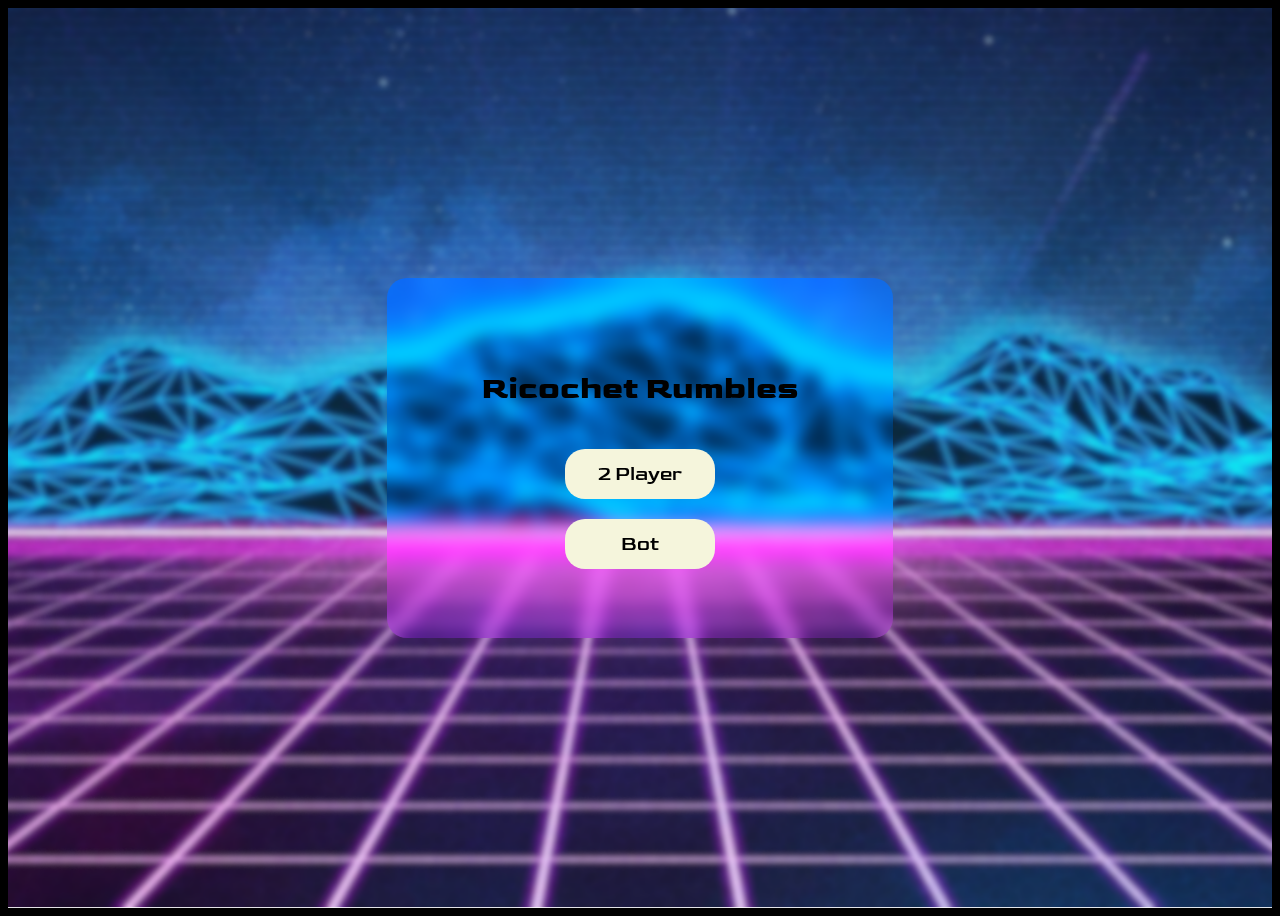
<file: index.html>
<!DOCTYPE html>
<html lang="en">
  <head>
    <meta charset="UTF-8" />
    <meta name="viewport" content="width=device-width, initial-scale=1.0" />
    <link rel="stylesheet" href="Styles/homePage.css" />
    <link rel="preconnect" href="https://fonts.googleapis.com" />
    <link rel="preconnect" href="https://fonts.gstatic.com" crossorigin />
    <link
      href="https://fonts.googleapis.com/css2?family=Goldman:wght@400;700&display=swap"
      rel="stylesheet"
    />

    <title>home page</title>
  </head>
  <body>
    <div class="container">
      <div class="menu">
        <h1>Ricochet Rumbles</h1>
        <div class="menu-item">
          <a href="/settings.html?mode=2player" class="menu-item">2 Player</a>
        </div>
        <div class="menu-item">
          <a href="/settings.html?mode=bot" class="menu-item">Bot</a>
        </div>
      </div>
    </div>
  </body>
</html>
</file>
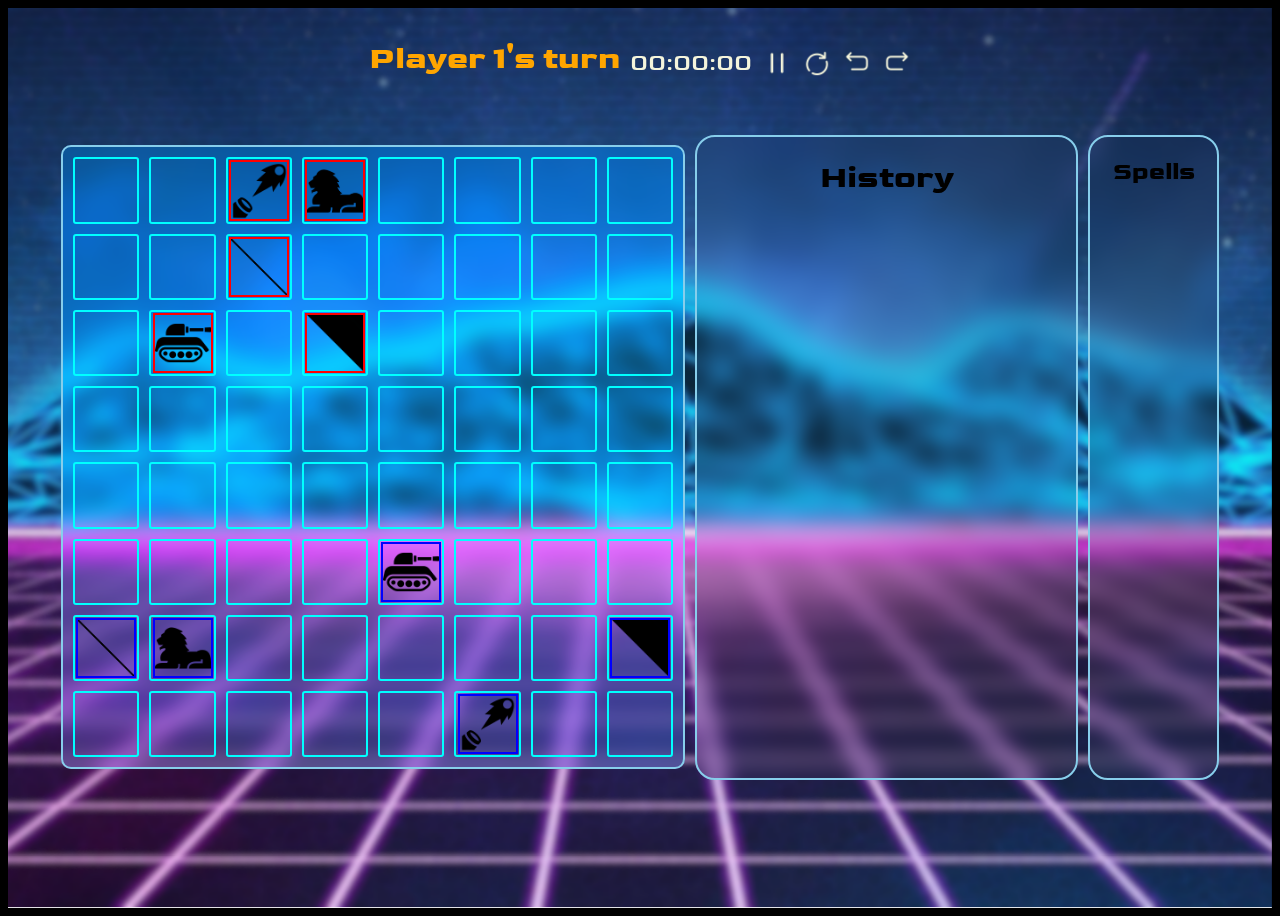
<file: bot.html>
<!DOCTYPE html>
<html lang="en">
  <head>
    <meta charset="UTF-8" />
    <meta name="viewport" content="width=device-width, initial-scale=1.0" />
    <title>Ricochet Rumbles</title>
    <link rel="stylesheet" href="Styles/index.css" />
    <link rel="icon" type="image/x-icon" href="Assets/cannon.png" />

    <link rel="preconnect" href="https://fonts.googleapis.com" />
    <link rel="preconnect" href="https://fonts.gstatic.com" crossorigin />
    <link
      href="https://fonts.googleapis.com/css2?family=Goldman:wght@400;700&display=swap"
      rel="stylesheet"
    />
  </head>

  <body>
    <div id="audio">
      <audio id="click_audio" src="/Assets/click.mp3" />
      <audio id="hover_audio" src="/Assets/hover.mp3" />
      <audio id="gameover_audio" src="/Assets/gameOver.mp3" />
      <audio id="collision_audio" src="/Assets/collision.mp3" />
      <audio id="pause_audio" src="/Assets/pause.mp3" />
      <audio id="semiRicochetBreakAudio" src="/Assets/semiRicochetBreak.mp3" />
      <audio id="swapAudio" src="/Assets/swap.mp3" />
      <audio id="gameStartAudio" src="/Assets/gameStart.mp3" />
      <audio id="magicAudio" src="/Assets/magic.mp3" />
    </div>
    <div class="container">
      <div class="heading">
        <h1 class="turnCard"></h1>
        <div class="timer_container">
          <div id="timer">00:00:00</div>
          <div class="btnCard">
            <div id="pause"></div>
            <div id="restart"></div>
            <div id="undo"></div>
            <div id="redo"></div>
          </div>
        </div>
      </div>
      <div class="gameBox">
        <div id="board"></div>
        <div class="history">
          <h1>History</h1>
        </div>
        <div class="spells">
          <h2>Spells</h2>
        </div>
      </div>
      <div id="controlls"></div>
      <div>
        <div id="restartGameOver"></div>
        <div id="replayGameOver"></div>
      </div>
    </div>
    <script src="scripts/bot.js" type="module" charset="UTF-8"></script>
  </body>
</html>
</file>
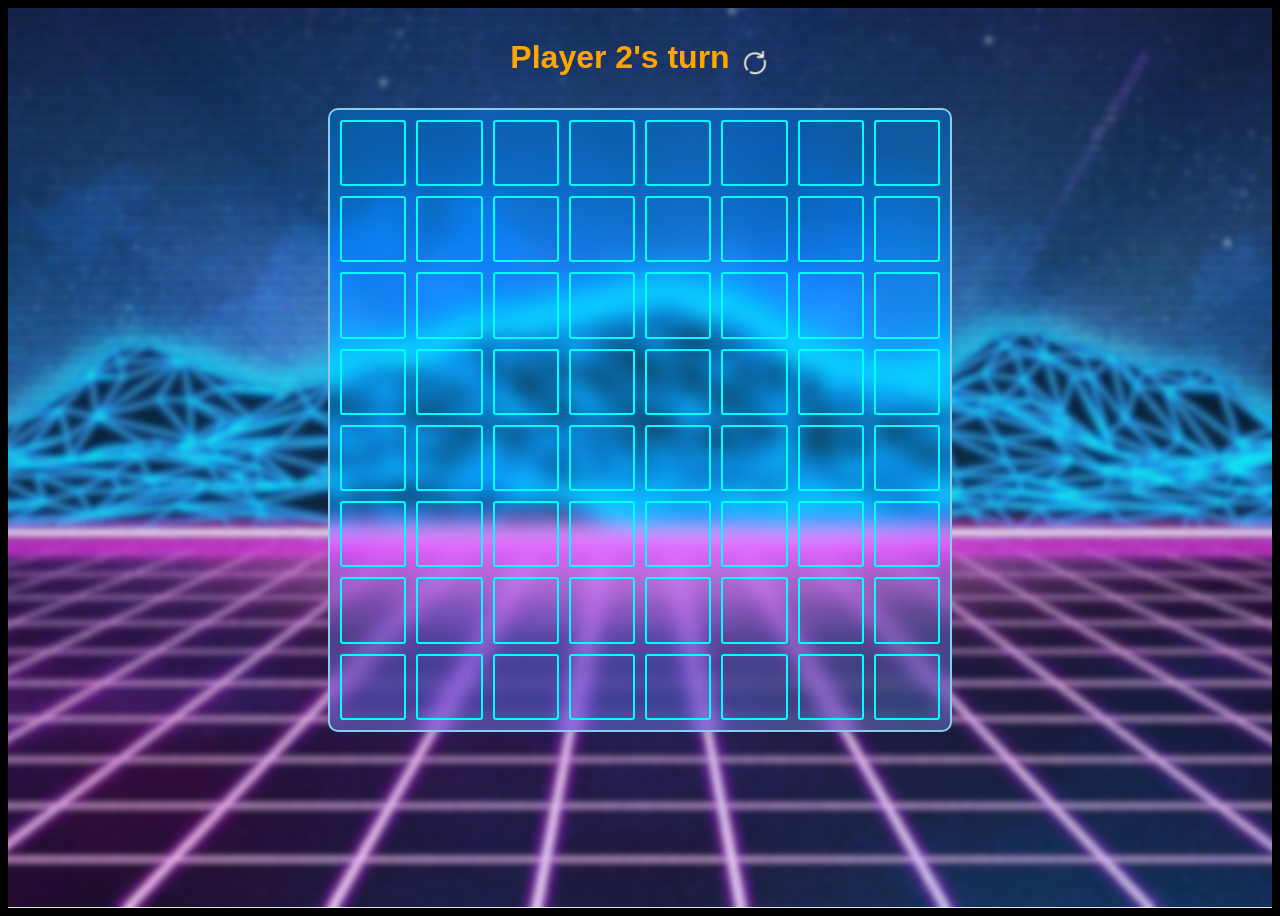
<file: replay.html>
<!DOCTYPE html>
<html lang="en">
  <head>
    <meta charset="UTF-8" />
    <meta name="viewport" content="width=device-width, initial-scale=1.0" />
    <title>Ricochet Rumbles</title>
    <link rel="stylesheet" href="Styles/index.css" />
    <link rel="icon" type="image/x-icon" href="Assets/cannon.png" />

    <link rel="preconnect" href="https://fonts.googleapis.com" />
    <link rel="preconnect" href="https://fonts.gstatic.com" crossorigin />
    <link
      href="https://fonts.googleapis.com/css2?family=Goldman:wght@400;700&display=swap"
      rel="stylesheet"
    />
  </head>

  <body>
    <div id="audio">
      <audio id="click_audio" src="/Assets/click.mp3" />
      <audio id="hover_audio" src="/Assets/hover.mp3" />
      <audio id="gameover_audio" src="/Assets/gameOver.mp3" />
      <audio id="collision_audio" src="/Assets/collision.mp3" />
      <audio id="pause_audio" src="/Assets/pause.mp3" />
      <audio id="semiRicochetBreakAudio" src="/Assets/semiRicochetBreak.mp3" />
      <audio id="swapAudio" src="/Assets/swap.mp3" />
      <audio id="gameStartAudio" src="/Assets/gameStart.mp3" />
    </div>
    <div class="container">
      <div class="heading">
        <h1 class="turnCard"></h1>
        <div class="timer_container">
          <div class="btnCard">
            <div id="restart"></div>
          </div>
        </div>
      </div>
      <div id="board"></div>
      <div>
        <div id="newGame"></div>
      </div>
    </div>
    <script src="scripts/replay.js" type="module" charset="UTF-8"></script>
  </body>
</html>
</file>
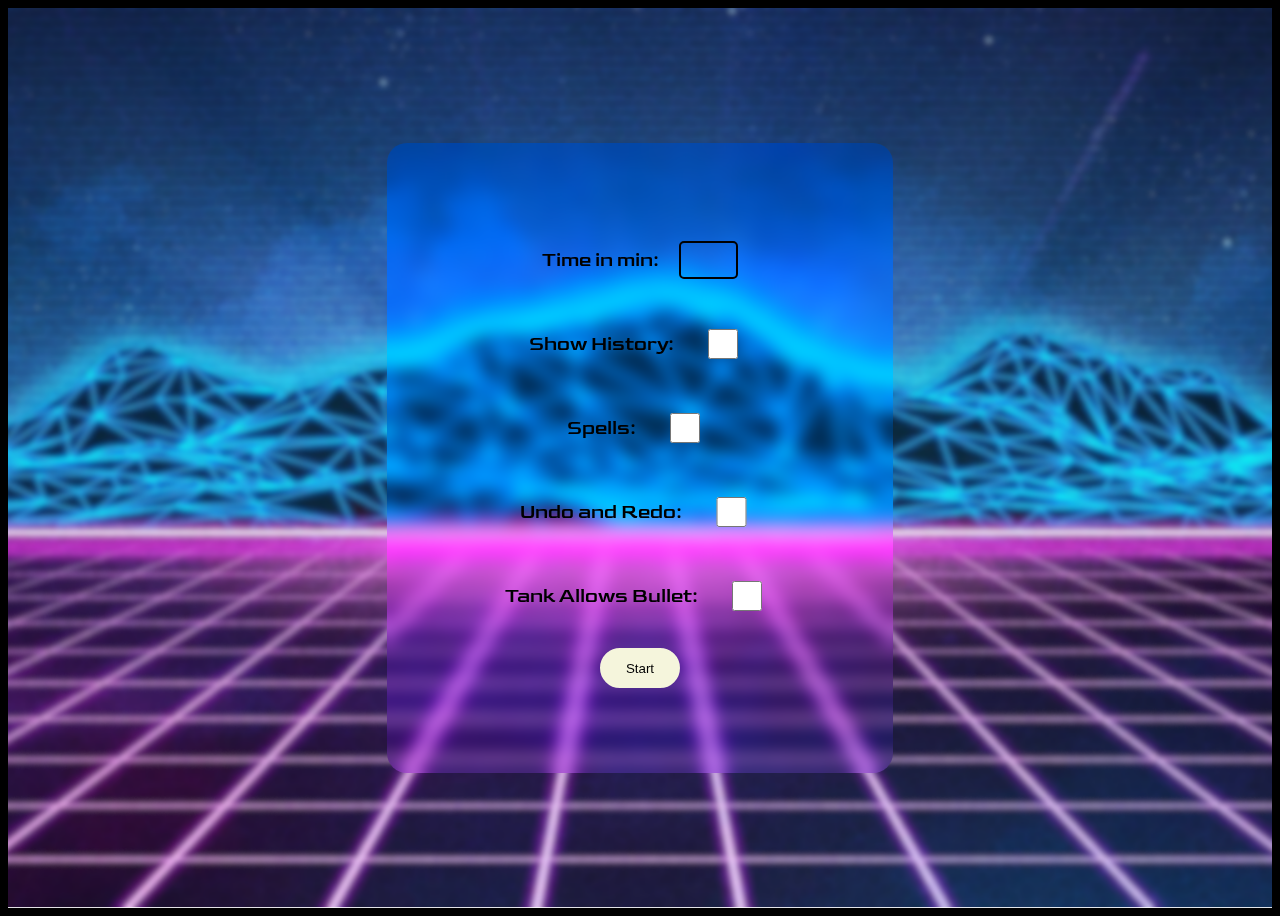
<file: settings.html>
<!DOCTYPE html>
<html lang="en">
  <head>
    <meta charset="UTF-8" />
    <meta name="viewport" content="width=device-width, initial-scale=1.0" />
    <link rel="stylesheet" href="Styles/settings.css" />
    <link rel="preconnect" href="https://fonts.googleapis.com" />
    <link rel="preconnect" href="https://fonts.gstatic.com" crossorigin />
    <link
      href="https://fonts.googleapis.com/css2?family=Goldman:wght@400;700&display=swap"
      rel="stylesheet"
    />

    <title>home page</title>
  </head>
  <body>
    <div class="container">
      <form class="form">
        <div class="formField">
          <p class="label">Time in min:</p>
          <input type="text" name="time" />
        </div>
        <div class="formField">
          <p class="label">Show History:</p>
          <input type="checkbox" name="history" class="checkbox" />
        </div>
        <div class="formField">
          <p class="label">Spells:</p>
          <input type="checkbox" name="spells" class="checkbox" />
        </div>
        <div class="formField">
          <p class="label">Undo and Redo:</p>
          <input type="checkbox" name="undo_redo" class="checkbox" />
        </div>
        <div class="formField">
          <p class="label">Tank Allows Bullet:</p>
          <input type="checkbox" name="tankBullet" class="checkbox" />
        </div>
        <button type="button" class="button">Start</button>
      </form>
    </div>
    <script src="./scripts/forms/settings.js" type="module" charset="UTF-8" />
  </body>
</html>
</file>
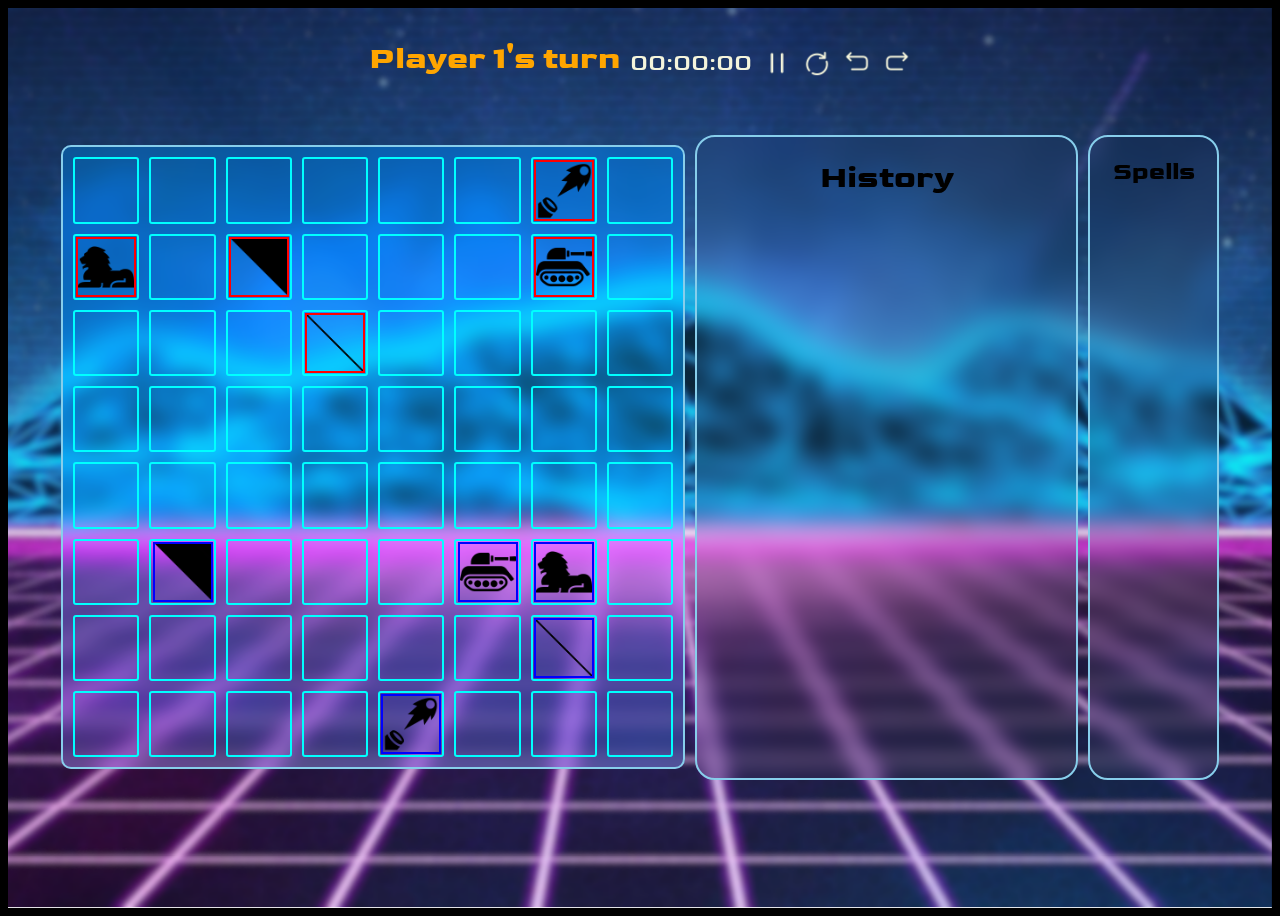
<file: twoPlayer.html>
<!DOCTYPE html>
<html lang="en">
  <head>
    <meta charset="UTF-8" />
    <meta name="viewport" content="width=device-width, initial-scale=1.0" />
    <title>Ricochet Rumbles</title>
    <link rel="stylesheet" href="Styles/index.css" />
    <link rel="icon" type="image/x-icon" href="Assets/cannon.png" />

    <link rel="preconnect" href="https://fonts.googleapis.com" />
    <link rel="preconnect" href="https://fonts.gstatic.com" crossorigin />
    <link
      href="https://fonts.googleapis.com/css2?family=Goldman:wght@400;700&display=swap"
      rel="stylesheet"
    />
  </head>

  <body>
    <div id="audio">
      <audio id="click_audio" src="/Assets/click.mp3" />
      <audio id="hover_audio" src="/Assets/hover.mp3" />
      <audio id="gameover_audio" src="/Assets/gameOver.mp3" />
      <audio id="collision_audio" src="/Assets/collision.mp3" />
      <audio id="pause_audio" src="/Assets/pause.mp3" />
      <audio id="semiRicochetBreakAudio" src="/Assets/semiRicochetBreak.mp3" />
      <audio id="swapAudio" src="/Assets/swap.mp3" />
      <audio id="gameStartAudio" src="/Assets/gameStart.mp3" />
      <audio id="magicAudio" src="/Assets/magic.mp3" />
    </div>
    <div class="container">
      <div class="heading">
        <h1 class="turnCard"></h1>
        <div class="timer_container">
          <div id="timer">00:00:00</div>
          <div class="btnCard">
            <div id="pause"></div>
            <div id="restart"></div>
            <div id="undo"></div>
            <div id="redo"></div>
          </div>
        </div>
      </div>
      <div class="gameBox">
        <div id="board"></div>
        <div class="history">
          <h1>History</h1>
        </div>
        <div class="spells">
          <h2>Spells</h2>
        </div>
      </div>
      <div id="controlls"></div>
      <div>
        <div id="restartGameOver"></div>
        <div id="replayGameOver"></div>
      </div>
    </div>
    <script src="scripts/index.js" type="module" charset="UTF-8"></script>
  </body>
</html>
</file>
<file: Styles/homePage.css>
body {
  background-color: black;
  font-family: "Goldman", sans-serif;
}

.container {
  height: 100vh;
  width: 100%;
  display: flex;
  justify-content: center;
  align-items: center;
  flex-direction: column;
  overflow: scroll;
  background-image: url("../Assets/Background.png");
  background-size: cover;
  background-repeat: no-repeat;
  background-position: center;
}

.menu {
  display: flex;
  flex-direction: column;
  justify-content: center;
  align-items: center;
  gap: 20px;
  height: 40vh;
  width: 40%;
  backdrop-filter: saturate(180%) blur(8px);
  border-radius: 20px;
  @media only screen and (max-width: 901px) {
    width: 90%;
  }
}

.menu-item a {
  text-decoration: none;
  color: black;
  font-size: 20px;
  height: 50px;
  width: 150px;
  background-color: beige;
  display: flex;
  justify-content: center;
  align-items: center;
  border-radius: 20px;
  transition: 250ms all;
  &:hover {
    transform: scale(1.05);
    background: transparent;
    color: beige;
    border: beige solid 2px;
  }
}
</file>
<file: Styles/index.css>
body {
  background-color: black;
  font-family: "Goldman", sans-serif;
}

.container {
  height: 100vh;
  width: 100%;
  display: flex;
  justify-content: flex-start;
  align-items: center;
  flex-direction: column;
  overflow: scroll;
  background-image: url("../Assets/Background.png");
  backdrop-filter: saturate(180%) blur(8px);
  background-size: cover;
  background-repeat: no-repeat;
  background-position: center;
}
#board {
  height: calc(8 * 75px);
  width: calc(8 * 75px);
  background-color: rgb(66, 245, 245, 0.15);
  backdrop-filter: saturate(180%) blur(10px);
  border: solid skyblue 2px;
  border-radius: 10px;
  display: grid;
  grid-template-columns: repeat(8, 1fr);
  grid-template-rows: repeat(8, 1fr);
  gap: 10px;
  grid-auto-rows: auto;
  grid-auto-columns: auto;
  padding: 10px;
  flex-shrink: 0;
  position: relative;
  @media only screen and (max-width: 730px) {
    height: calc(8 * 40px);
    width: calc(8 * 40px);
  }
  flex-grow: 0;
}

.gameBox {
  display: flex;
  padding: 10px;
  gap: 10px;
  height: 75%;
  width: 100%;
  justify-content: center;
  align-items: center;
  @media only screen and (max-width: 730px) {
    flex-direction: column;
    align-items: center;
    height: 75%;
  }
}

.history {
  display: flex;
  height: 95%;
  width: 30%;
  background: transparent;
  flex-grow: 0;
  border-radius: 20px;
  border: skyblue solid 2px;
  backdrop-filter: blur(10px);
  flex-direction: column;
  align-items: center;
  @media only screen and (max-width: 730px) {
    width: 80%;
  }
  overflow: scroll;
}

.msg {
  height: 60px;
  width: 90%;
  border-radius: 10px;
  background: transparent;
  backdrop-filter: filter(8px);
  flex-grow: 0;
  flex-shrink: 0;
  border: 1px solid beige;
  display: flex;
  justify-content: center;
  align-items: center;
  margin-bottom: 10px;
  padding: 1%;
}

.cell {
  background: transparent;
  border: 2px cyan solid;
  overflow: hidden;
  display: flex;
  justify-content: center;
  align-items: center;
  border-radius: 3px;
}
.piece {
  height: 90%;
  width: 90%;
}

.Titan {
  background-image: url("../Assets/Titan.png");
  background-size: cover;
}
.Tank {
  background-image: url("../Assets/Tank.png");
  background-size: cover;
}
.Cannon {
  background-image: url("../Assets/Cannon.png");
  background-size: cover;
}

.Ricochet {
  background-image: url("../Assets/Ricochet.png");
  background-size: cover;
}
.SemiRicochet {
  background-image: url("../Assets/SemiRicochet.png");
  background-size: cover;
}

.player1 {
  border: red 2px solid;
}
.player2 {
  border: blue 2px solid;
}

.heading {
  display: flex;
  gap: 10px;
  justify-content: center;
  align-items: center;
  padding: 10px;
  @media only screen and (max-width: 730px) {
    flex-direction: column;
    gap: 0px;
  }
}
#timer {
  color: beige;
  font-size: 24px;
  margin-top: 8px;
}
.turnCard {
  color: orange;
}

.validDest {
  border: orange solid 2px;
  transition: all 250ms;
  &:hover {
    background-color: paleturquoise;
  }
}

.btnimg {
  height: 40px;
  width: 40px;
}
.btnimg_ {
  height: 35px;
  width: 35px;
}
.btn {
  background-color: wheat;
  transition: all 140ms;

  border-radius: 50%;
  transition: all 250ms;
  &:hover {
    transform: scale(1.1);
  }
}

.left {
  &:hover {
    transform: rotateZ(-30deg);
    background-color: #222831;
  }
}
.right {
  &:hover {
    transform: rotateZ(30deg);
    background-color: #222831;
  }
}

#controlls {
  display: flex;
  gap: 10px;
  margin-top: 10px;
}

.turn {
  transition: all 250ms;
  &:hover {
    background-color: rgb(255, 234, 227, 0.4);
  }
}

.bullet {
  background-image: url("../Assets/Bullet.png");
  background-size: cover;
  width: 100%;
  height: 100%;

  position: absolute;
  width: 75px;
  height: 75px;
  transition: top 100ms linear, left 100ms linear;
}

.bullet_top {
  transform: rotateZ(180deg);
}
.bullet_left {
  transform: rotateZ(-90deg);
}
.bullet_right {
  transform: rotateZ(90deg);
}

.restart {
  margin-top: 10px;
  background-color: beige;
  padding: 10px;
  font-size: 18px;
  border-radius: 10px;
  transition: all 250ms;
  &:hover {
    background: transparent;
    color: white;
    border: beige solid 1px;
  }
}

.timer_container {
  display: flex;
  gap: 10px;
  align-items: center;
  justify-content: center;
}

.btnCard {
  display: flex;
  gap: 10px;
  align-items: center;
  justify-content: center;
}

#pause {
  height: 30px;
  width: 30px;
  background-image: url("../Assets/Pause.png");
  background-size: cover;
  margin-top: 8px;
  transition: all 250ms;
  &:hover {
    transform: scale(1.15);
    border-color: grey;
  }
}

#restart {
  height: 30px;
  width: 30px;
  background-image: url("../Assets/restart.png");
  background-size: cover;
  margin-top: 8px;
  transition: all 250ms;
  &:hover {
    transform: scale(1.15);
    border-color: grey;
  }
}

#undo {
  height: 30px;
  width: 30px;
  background-image: url("../Assets/undo.png");
  background-size: cover;
  margin-top: 8px;
  transition: all 250ms;
  &:hover {
    transform: scale(1.15);
    border-color: grey;
  }
}

#redo {
  height: 30px;
  width: 30px;
  background-image: url("../Assets/redo.png");
  background-size: cover;
  margin-top: 8px;
  transition: all 250ms;
  &:hover {
    transform: scale(1.15);
    border-color: grey;
  }
}

.spells {
  display: flex;
  height: 95%;
  width: 10%;
  background: transparent;
  flex-grow: 0;
  border-radius: 20px;
  border: skyblue solid 2px;
  backdrop-filter: blur(10px);
  flex-direction: column;
  align-items: center;
  @media only screen and (max-width: 730px) {
    width: 80%;
    flex-direction: row;
  }
  overflow: scroll;
}

.spell {
  height: 70px;
  width: 70px;
  margin-top: 10px;
  border-radius: 50%;
  border: beige solid 2px;
  display: flex;
  justify-content: center;
  align-items: center;
  transition: all 250ms;
  font-size: 12px;
  transition: all 250ms;
  &:hover {
    background-color: skyblue;
  }
  @media only screen and (max-width: 730px) {
    height: 40px;
    width: 40px;
    margin-top: 0px;
    margin-left: 10px;
  }
}

.goThru {
  background-image: url("../Assets/Red.png");
  background-repeat: no-repeat;
  background-size: cover;
}

.spellText {
  overflow: scroll;
  opacity: 50%;
  transition: 250ms all;
  cursor: pointer;
}

@keyframes goThruKF {
  from {
    background-color: rgb(52, 82, 234, 0.5);
  }
}
@keyframes destroyKF {
  from {
    background-color: rgb(235, 63, 52, 0.5);
  }
}
@keyframes shieldKF {
  from {
    background-color: rgb(235, 164, 52, 0.5);
  }
}
@keyframes swapKF {
  from {
    background-color: rgb(136, 235, 51, 0.5);
  }
}

.goThruAnimate {
  animation: goThruKF 1s infinite alternate;
}
.destroyAnimate {
  animation: destroyKF 1s infinite alternate;
}
.shieldAnimate {
  animation: shieldKF 1s infinite alternate;
}
.swapAnimate {
  animation: swapKF 1s infinite alternate;
}

.spellSelect {
  border: black 2px solid;
}

.tankBullet {
  border-right: 2px gray solid;
}
</file>
<file: Styles/settings.css>
body {
  background-color: black;
  font-family: "Goldman", sans-serif;
  font-size: 20px;
}
.container {
  height: 100vh;
  width: 100%;
  display: flex;
  justify-content: center;
  align-items: center;
  flex-direction: column;
  overflow: scroll;
  background-image: url("../Assets/Background.png");
  background-size: cover;
  background-repeat: no-repeat;
  background-position: center;
}

.form {
  display: flex;
  flex-direction: column;
  justify-content: center;
  align-items: start;
  gap: 20px;
  height: 70vh;
  width: 40%;
  backdrop-filter: saturate(180%) blur(8px);
  border-radius: 20px;
  @media only screen and (max-width: 730px) {
    width: 80%;
  }
  overflow: scroll;
}

input {
  outline: none;
  border: 2px solid black;
  width: 10%;
  height: 30px;
  background: transparent;
  border-radius: 5px;
  padding: 2px;
  color: beige;
}

.formField {
  width: 100%;
  display: flex;
  justify-content: center;
  align-items: center;
  gap: 20px;
}

.button {
  justify-self: center;
  align-self: center;
  height: 40px;
  width: 80px;
  background-color: beige;
  outline: none;
  border: 2px solid beige;
  border-radius: 20px;
  transition: 250ms all;
  &:hover {
    background: transparent;
    border: beige 2px solid;
    color: beige;
  }
}
</file>
